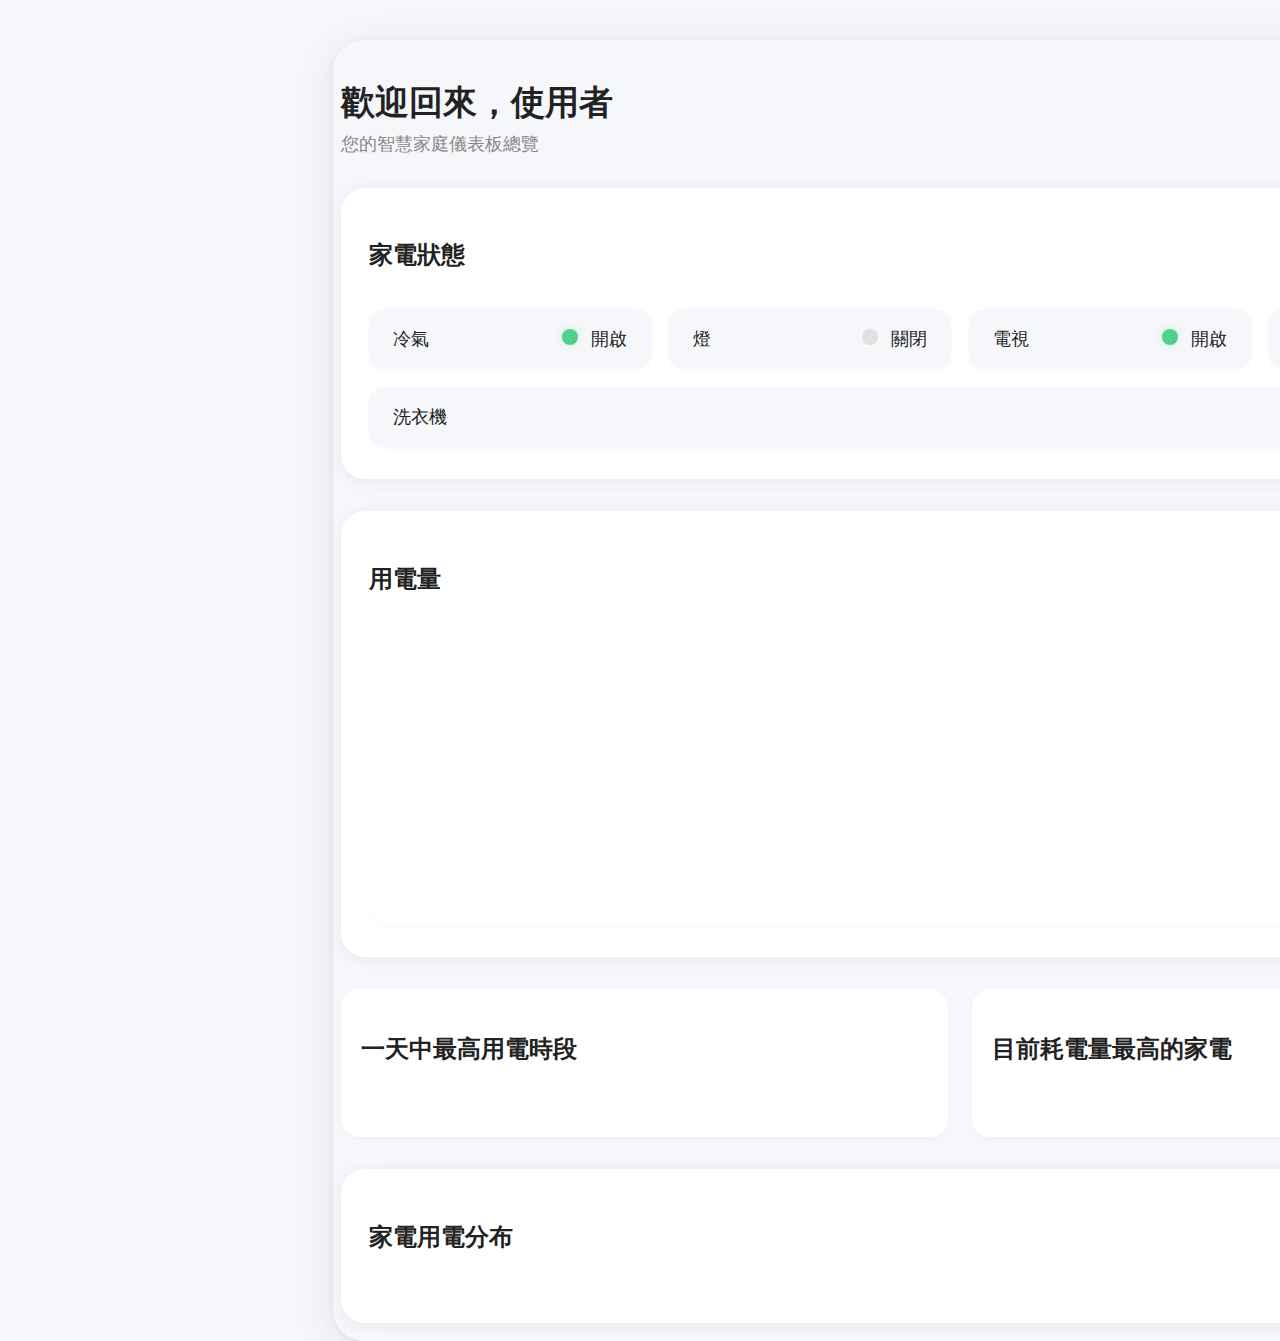
<file: index.html>
<!DOCTYPE html>
<html lang="zh-Hant">
<head>
  <meta charset="UTF-8">
  <meta name="viewport" content="width=1920, initial-scale=1.0">
  <title>智慧家庭儀表板</title>
  <link rel="stylesheet" href="dashboard.css">
  <script src="https://code.highcharts.com/highcharts.js"></script>
</head>
<body>
  <div class="dashboard-container">
    <div class="left-panel">
      <header>
        <h1>歡迎回來，使用者</h1>
        <div class="subtitle">您的智慧家庭儀表板總覽</div>
      </header>
      <div class="card">
        <h2>家電狀態</h2>
        <div class="appliance-list" id="appliance-list"></div>
      </div>
      <div class="card">
        <div class="energy-header">
          <h2>用電量</h2>
          <div class="toggle-group">
            <button id="week-btn" class="toggle-btn active">本週</button>
            <button id="month-btn" class="toggle-btn">本月</button>
          </div>
        </div>
        <div id="energy-chart" class="chart-container"></div>
      </div>
      <div class="peak-section">
        <div class="card peak-block">
          <h2>一天中最高用電時段</h2>
          <div id="peak-time" class="peak-info"></div>
        </div>
        <div class="card peak-block">
          <h2>目前耗電量最高的家電</h2>
          <div id="top-appliance" class="peak-info"></div>
        </div>
      </div>
      <div class="card">
        <h2>家電用電分布</h2>
        <div class="progress-list" id="appliance-progress-list"></div>
      </div>
    </div>
  </div>
  <script src="dashboard.js"></script>
</body>
</html>
</file>
<file: dashboard.css>
body {
  margin: 0;
  padding: 0;
  background: #f6f7fb;
  color: #222;
  font-family: 'Segoe UI', 'Noto Sans TC', Arial, sans-serif;
  width: 1920px;
  height: 1080px;
  box-sizing: border-box;
}
.dashboard-container {
  max-width: 1800px;
  min-height: 1000px;
  margin: 40px auto;
  padding: 0;
  display: flex;
  background: #fff;
  border-radius: 32px;
  box-shadow: 0 8px 40px rgba(60,60,100,0.10), 0 1.5px 6px rgba(60,60,100,0.06);
  overflow: hidden;
}

.left-panel {
  flex: 2.5;
  padding: 48px 36px 48px 48px;
  display: flex;
  flex-direction: column;
  gap: 32px;
  background: #f6f7fb;
}
.right-panel {
  flex: 1.2;
  background: #fff;
  padding: 48px 36px 48px 0;
  display: flex;
  flex-direction: column;
  gap: 32px;
  border-left: 1.5px solid #f0f0f0;
}

header {
  margin-bottom: 0;
}
header h1 {
  font-size: 2.1rem;
  font-weight: 700;
  color: #222;
  margin-bottom: 6px;
}
header .subtitle {
  color: #888;
  font-size: 1.1rem;
  font-weight: 400;
}

.card {
  background: #fff;
  border-radius: 24px;
  box-shadow: 0 2px 16px rgba(60,60,100,0.07);
  padding: 32px 28px;
  margin-bottom: 0;
  display: flex;
  flex-direction: column;
  gap: 18px;
}

.appliance-list {
  display: flex;
  flex-wrap: wrap;
  gap: 18px;
}
.appliance-item {
  background: #f6f7fb;
  border-radius: 16px;
  box-shadow: 0 1px 4px rgba(60,60,100,0.04);
  padding: 18px 24px;
  min-width: 160px;
  flex: 1 1 180px;
  display: flex;
  align-items: center;
  justify-content: space-between;
  font-size: 1.1rem;
}
.appliance-name {
  font-weight: 500;
  color: #222;
}
.status-indicator {
  width: 16px;
  height: 16px;
  border-radius: 50%;
  margin-right: 8px;
  display: inline-block;
}
.status-on {
  background: #4fd18b;
  box-shadow: 0 0 8px #4fd18b44;
}
.status-off {
  background: #e0e0e0;
}

.toggle-group {
  display: flex;
  gap: 10px;
}
.toggle-btn {
  background: #f6f7fb;
  color: #4a90e2;
  border: none;
  border-radius: 10px;
  padding: 8px 22px;
  font-size: 1rem;
  font-weight: 500;
  cursor: pointer;
  transition: background 0.2s, color 0.2s;
  box-shadow: 0 1px 4px rgba(60,60,100,0.04);
}
.toggle-btn.active, .toggle-btn:hover {
  background: linear-gradient(90deg, #f7b0e3 0%, #b6e0fe 100%);
  color: #222;
}
.energy-header {
  display: flex;
  align-items: center;
  justify-content: space-between;
  margin-bottom: 12px;
}
.chart-container {
  width: 100%;
  height: 280px;
  background: #fff;
  border-radius: 16px;
  box-shadow: 0 1px 4px rgba(60,60,100,0.04);
}

.peak-section {
  display: flex;
  gap: 24px;
}
.peak-block {
  background: #fff;
  border-radius: 18px;
  padding: 24px 20px;
  box-shadow: 0 1px 4px rgba(60,60,100,0.04);
  flex: 1 1 0;
  display: flex;
  flex-direction: column;
  align-items: flex-start;
  justify-content: center;
}
.peak-info {
  font-size: 1.2rem;
  color: #4a90e2;
  margin-top: 10px;
  font-weight: 600;
}

/* 右側區塊 */
.right-panel h2 {
  font-size: 1.3rem;
  font-weight: 600;
  margin-bottom: 18px;
}
.meeting-list {
  display: flex;
  flex-direction: column;
  gap: 18px;
}
.meeting-item {
  display: flex;
  flex-direction: column;
  gap: 2px;
  padding: 12px 0;
  border-bottom: 1px solid #f0f0f0;
}
.meeting-title {
  font-weight: 500;
  color: #222;
}
.meeting-time {
  color: #4a90e2;
  font-size: 1.05rem;
}
.meeting-link {
  color: #888;
  font-size: 0.98rem;
}

.progress-list {
  display: flex;
  flex-direction: column;
  gap: 18px;
}
.progress-item {
  display: flex;
  align-items: center;
  gap: 12px;
}
.progress-label {
  font-size: 1.05rem;
  color: #222;
  min-width: 80px;
  flex-shrink: 0;
}
.progress-bar-bg {
  background: #f0f0f0;
  border-radius: 8px;
  width: 100%;
  height: 16px;
  margin: 0;
  overflow: hidden;
  flex: 1;
  display: flex;
  align-items: center;
}
.progress-bar {
  height: 100%;
  border-radius: 8px;
  background: var(--bar-gradient, #4fd18b);
  transition: width 0.4s, background 0.4s;
}
.progress-value {
  font-size: 1.05rem;
  color: #4a90e2;
  min-width: 40px;
  text-align: right;
  flex-shrink: 0;
}

.custom-bar-chart {
  display: flex;
  align-items: flex-end;
  justify-content: flex-start;
  gap: 24px;
  height: 220px;
  width: 100%;
  background: none;
  padding: 24px 0 0 0;
}
.bar-item {
  display: flex;
  flex-direction: column;
  align-items: center;
  width: 70px;
  height: 100%;
}
.bar-outer {
  width: 100%;
  height: 160px;
  background: #f4f4f4;
  border-radius: 18px 18px 16px 16px;
  display: flex;
  align-items: flex-end;
  position: relative;
  overflow: hidden;
}
.bar-inner {
  width: 100%;
  border-radius: 18px 18px 16px 16px;
  display: flex;
  align-items: flex-end;
  justify-content: center;
  position: relative;
  transition: height 0.4s;
}
.bar-label {
  position: absolute;
  top: 10px;
  left: 0;
  width: 100%;
  text-align: center;
  color: #fff;
  font-weight: 600;
  font-size: 1.1rem;
  letter-spacing: 1px;
}
.bar-label-secondary {
  color: #222;
  top: 10px;
}
.bar-x-label {
  margin-top: 12px;
  font-size: 1.05rem;
  color: #888;
  text-align: center;
}

@media (max-width: 1400px) {
  .dashboard-container {
    max-width: 98vw;
    padding: 0;
  }
  .left-panel, .right-panel {
    padding: 18px 8px;
  }
}
</file>
